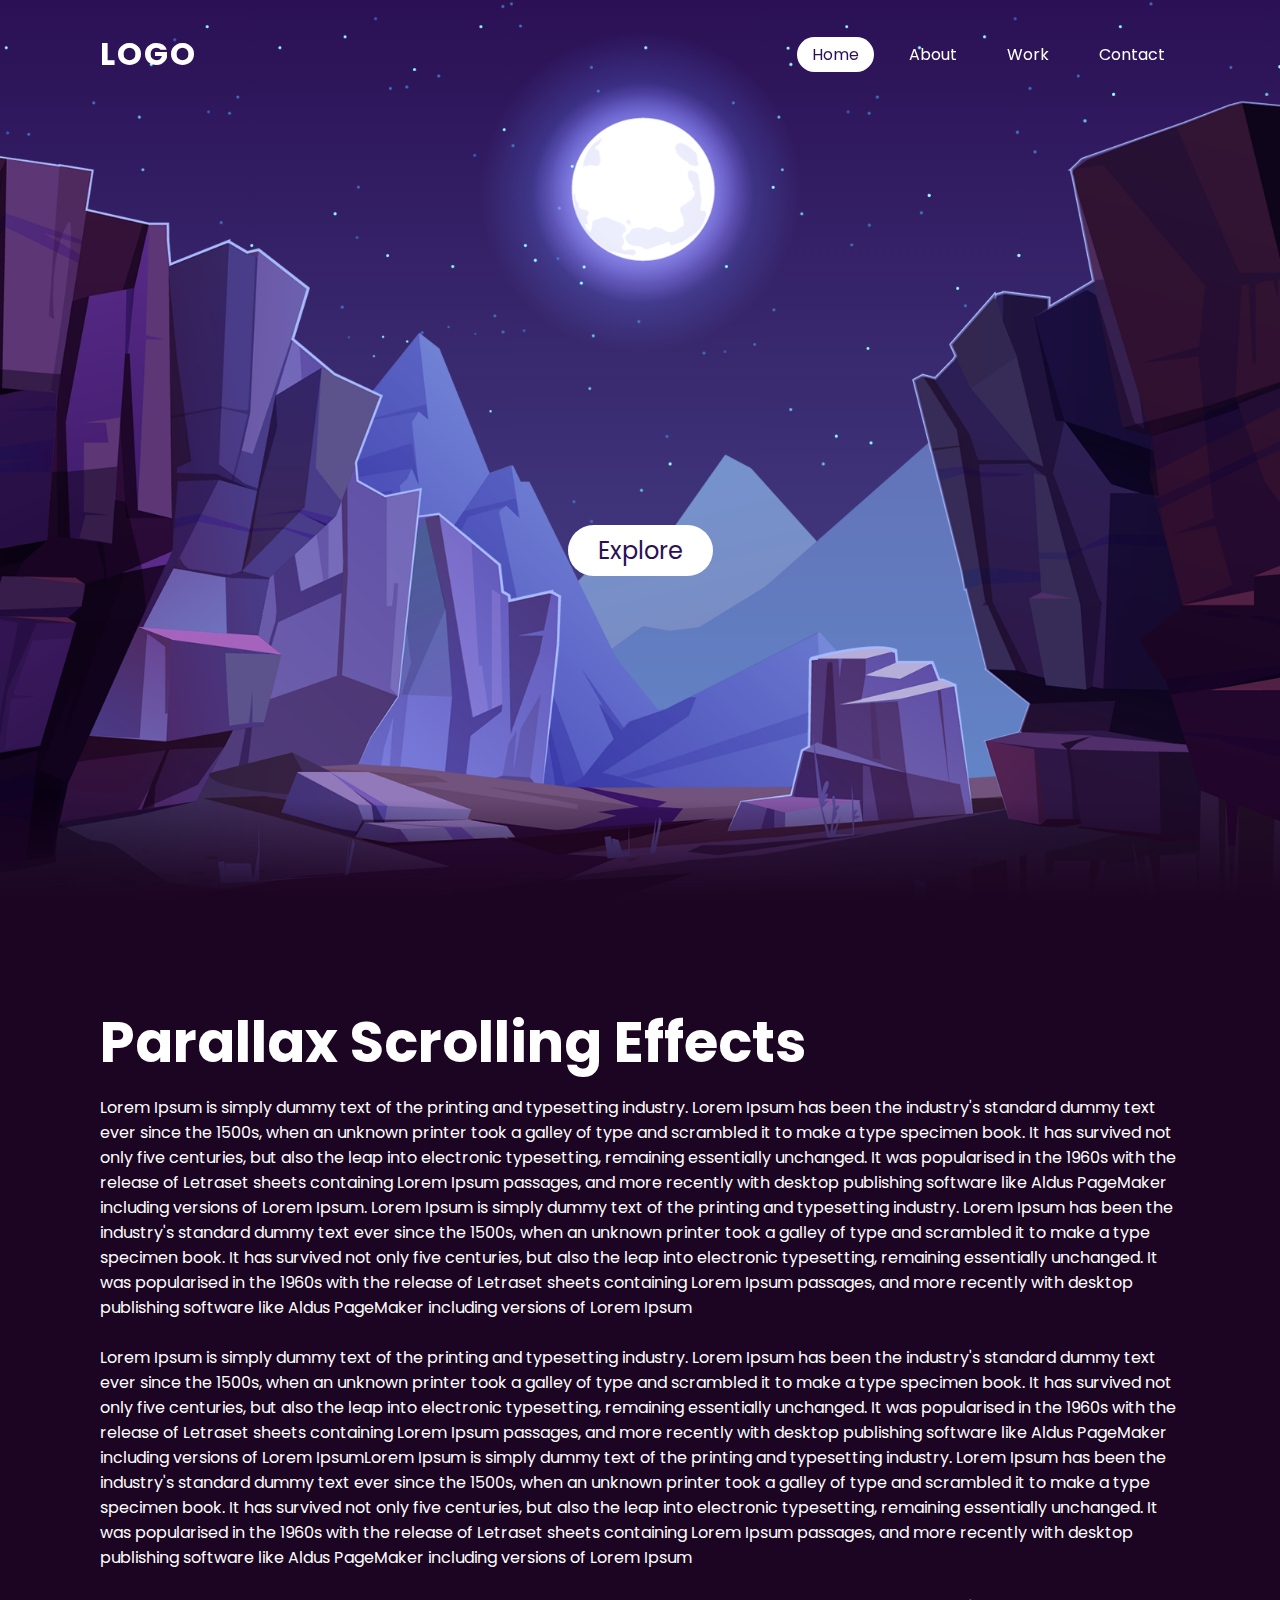
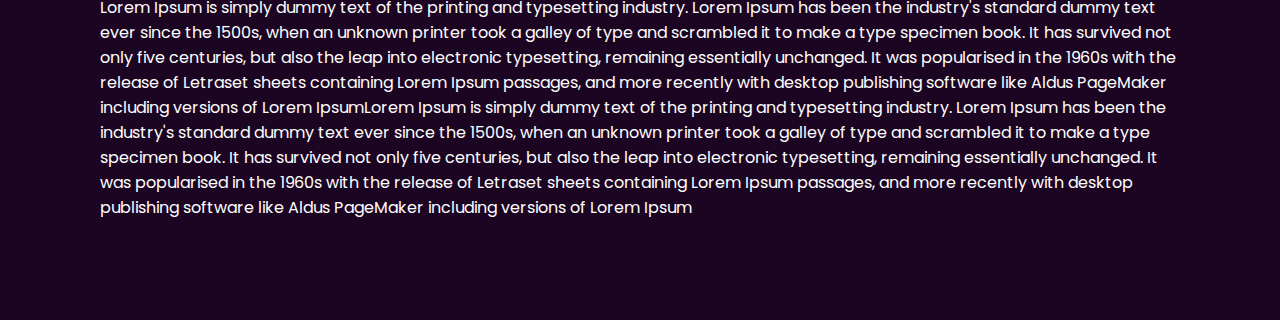
<file: 2/index.html>
<!DOCTYPE html>
<html>
    <head>
        <title>
            Parallax Scrolling Website | Vanilla Javascript
        </title>
        <link rel="stylesheet" typle="text/css" href="style.css">
    </head>
    <body>
        <header>
            <a href="#" class="logo">Logo</a>

            <ul>
                <li><a href="#" class="active">Home</a></li>
                <li><a href="#">About</a></li>
                <li><a href="#">Work</a></li>
                <li><a href="#">Contact</a></li>
            </ul>
        </header>
        <section>
            <img src="images/stars.png" id="stars">
            <img src="images/moon.png" id="moon">
            <img src="images/mountains_behind.png" id="mountains_behind">
            <h2 id="text">Moon Light</h2>
            <a href="#sec" id="btn">Explore</a>
            <img src="images/mountains_front.png" id="mountains_front">
        </section>
        <div class="sec" id="sec">
            <h2>Parallax Scrolling Effects</h2>
            <p>Lorem Ipsum is simply dummy text of the printing and typesetting industry. Lorem Ipsum has been the industry's standard dummy text ever since the 1500s, when an unknown printer took a galley of type and scrambled it to make a type specimen book. It has survived not only five centuries, but also the leap into electronic typesetting, remaining essentially unchanged. It was popularised in the 1960s with the release of Letraset sheets containing Lorem Ipsum passages, and more recently with desktop publishing software like Aldus PageMaker including versions of Lorem Ipsum. Lorem Ipsum is simply dummy text of the printing and typesetting industry. Lorem Ipsum has been the industry's standard dummy text ever since the 1500s, when an unknown printer took a galley of type and scrambled it to make a type specimen book. It has survived not only five centuries, but also the leap into electronic typesetting, remaining essentially unchanged. It was popularised in the 1960s with the release of Letraset sheets containing Lorem Ipsum passages, and more recently with desktop publishing software like Aldus PageMaker including versions of Lorem Ipsum<br><br>Lorem Ipsum is simply dummy text of the printing and typesetting industry. Lorem Ipsum has been the industry's standard dummy text ever since the 1500s, when an unknown printer took a galley of type and scrambled it to make a type specimen book. It has survived not only five centuries, but also the leap into electronic typesetting, remaining essentially unchanged. It was popularised in the 1960s with the release of Letraset sheets containing Lorem Ipsum passages, and more recently with desktop publishing software like Aldus PageMaker including versions of Lorem IpsumLorem Ipsum is simply dummy text of the printing and typesetting industry. Lorem Ipsum has been the industry's standard dummy text ever since the 1500s, when an unknown printer took a galley of type and scrambled it to make a type specimen book. It has survived not only five centuries, but also the leap into electronic typesetting, remaining essentially unchanged. It was popularised in the 1960s with the release of Letraset sheets containing Lorem Ipsum passages, and more recently with desktop publishing software like Aldus PageMaker including versions of Lorem Ipsum<br><br>Lorem Ipsum is simply dummy text of the printing and typesetting industry. Lorem Ipsum has been the industry's standard dummy text ever since the 1500s, when an unknown printer took a galley of type and scrambled it to make a type specimen book. It has survived not only five centuries, but also the leap into electronic typesetting, remaining essentially unchanged. It was popularised in the 1960s with the release of Letraset sheets containing Lorem Ipsum passages, and more recently with desktop publishing software like Aldus PageMaker including versions of Lorem IpsumLorem Ipsum is simply dummy text of the printing and typesetting industry. Lorem Ipsum has been the industry's standard dummy text ever since the 1500s, when an unknown printer took a galley of type and scrambled it to make a type specimen book. It has survived not only five centuries, but also the leap into electronic typesetting, remaining essentially unchanged. It was popularised in the 1960s with the release of Letraset sheets containing Lorem Ipsum passages, and more recently with desktop publishing software like Aldus PageMaker including versions of Lorem Ipsum</p>
        </div>

        <script>
            let stars = document.getElementById('stars');
            let moon = document.getElementById('moon');
            let mountains_behind = document.getElementById('mountains_behind');
            let text = document.getElementById('text');
            let btn = document.getElementById('btn');
            let mountains_front = document.getElementById('mountains_front');
            let header = document.querySelector('header');

            window.addEventListener('scroll', function(){
                let value = window.scrollY;
                stars.style.left = value * 0.25 + 'px';
                moon.style.top = value * 1.05 + 'px';
                mountains_behind.style.top = value * 0.5 + 'px';
                mountains_front.style.top = value * 0 + 'px';
                text.style.marginRight = value * 2.7 + 'px';
                text.style.marginTop = value * 1.5 + 'px';
                btn.style.marginTop = value * 1.5 + 'px';
                header.style.top = value * 0.5 + 'px';
            })
        </script>
    </body>
</html>
</file>
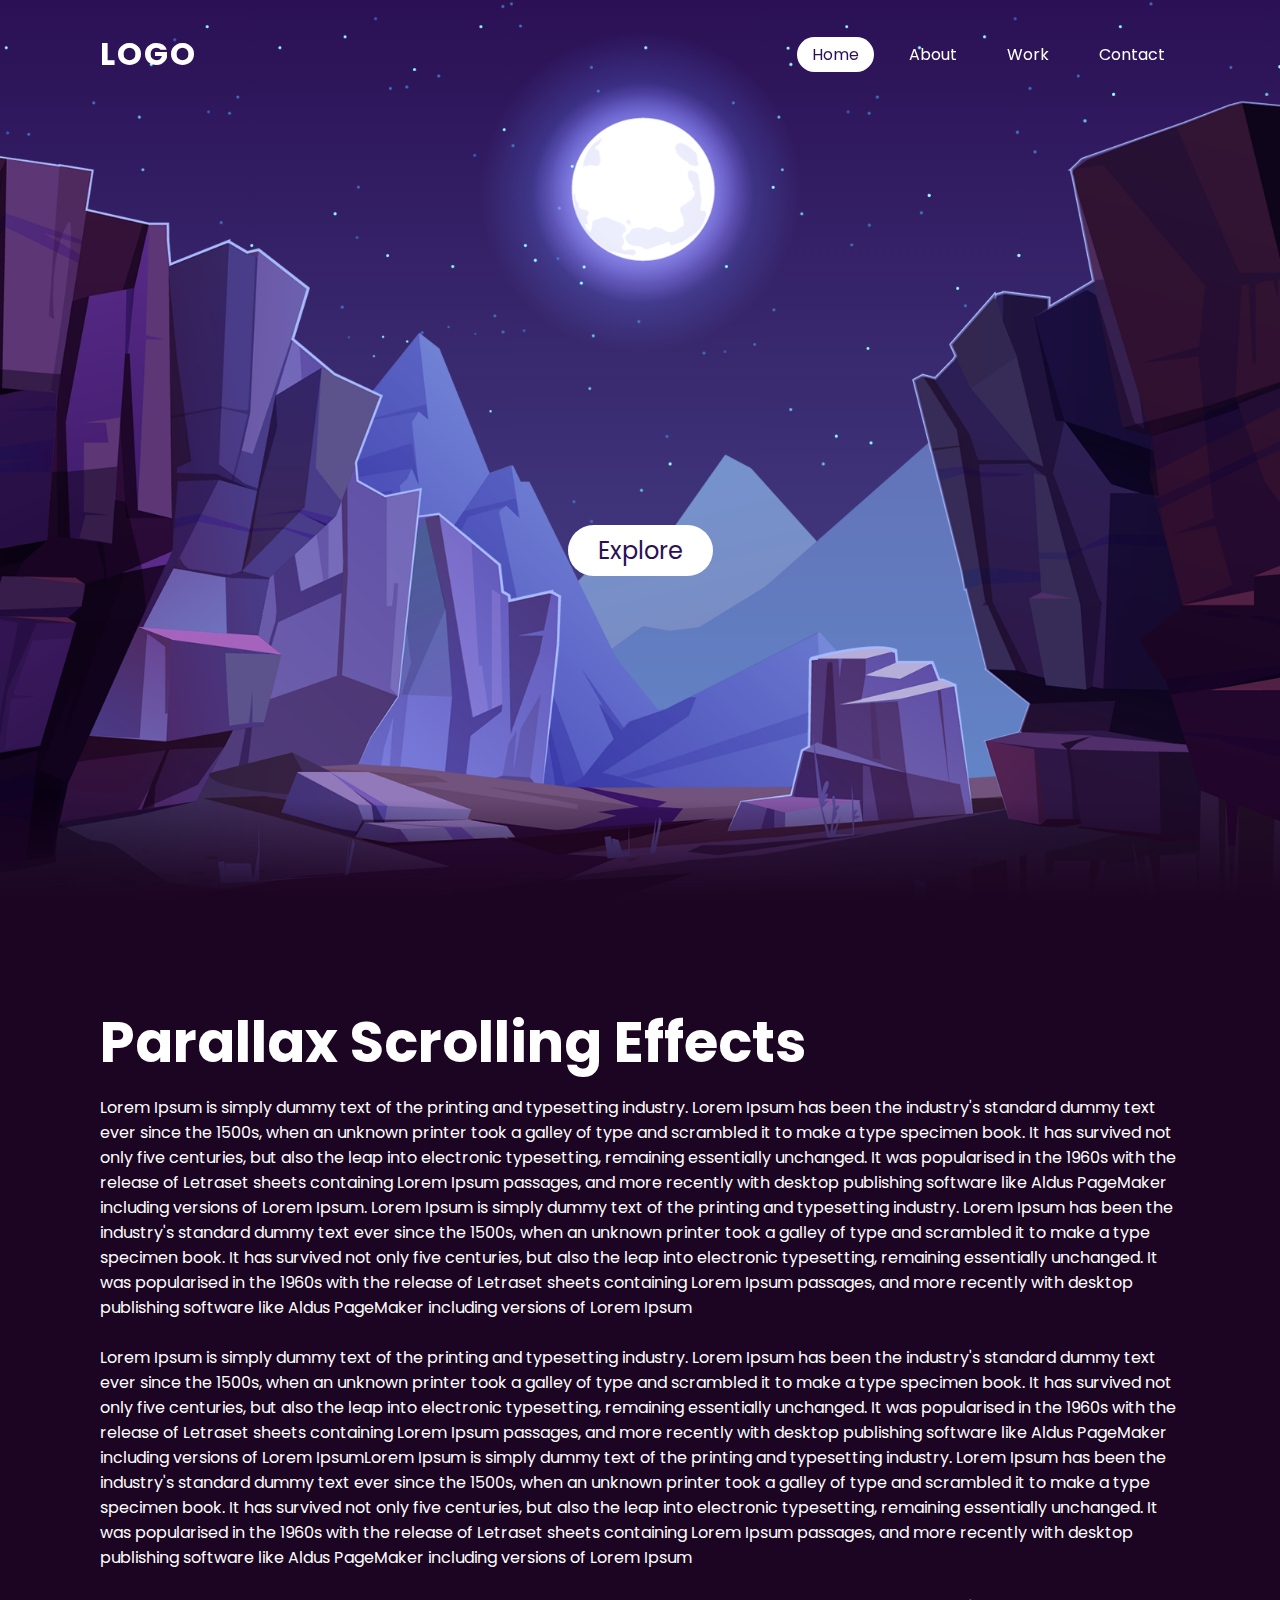
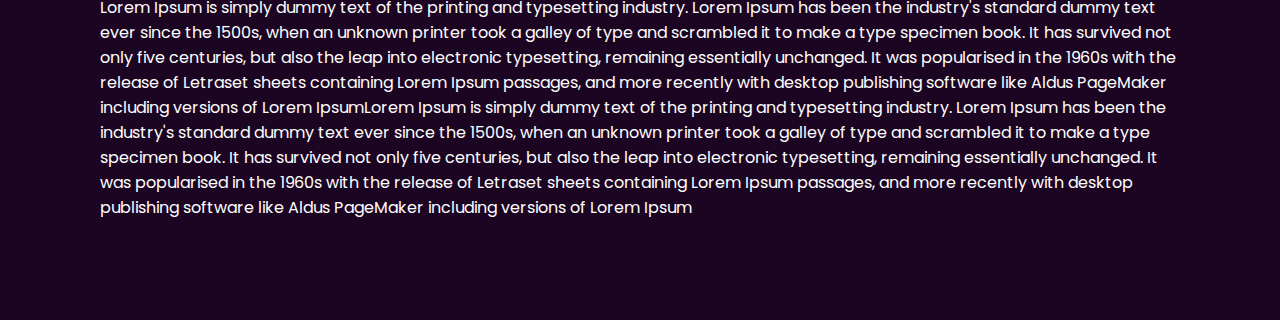
<file: ParallaxScrollingWebsite1/index.html>
<!-- Title: Parallax Scrolling Website | How to Make Website using Html CSS & Javascript
Link: https://www.youtube.com/watch?v=1wfeqDyMUx4&list=PL86MiboilioxzUkPVCjKTQU4mb0mQmeE2&index=2 -->

<!DOCTYPE html>
<html>
    <head>
        <title>
            Parallax Scrolling Website | Vanilla Javascript
        </title>
        <link rel="stylesheet" typle="text/css" href="style.css">
    </head>
    <body>
        <header>
            <a href="#" class="logo">Logo</a>

            <ul>
                <li><a href="#" class="active">Home</a></li>
                <li><a href="#">About</a></li>
                <li><a href="#">Work</a></li>
                <li><a href="#">Contact</a></li>
            </ul>
        </header>
        <section>
            <img src="images/stars.png" id="stars">
            <img src="images/moon.png" id="moon">
            <img src="images/mountains_behind.png" id="mountains_behind">
            <h2 id="text">Moon Light</h2>
            <a href="#sec" id="btn">Explore</a>
            <img src="images/mountains_front.png" id="mountains_front">
        </section>
        <div class="sec" id="sec">
            <h2>Parallax Scrolling Effects</h2>
            <p>Lorem Ipsum is simply dummy text of the printing and typesetting industry. Lorem Ipsum has been the industry's standard dummy text ever since the 1500s, when an unknown printer took a galley of type and scrambled it to make a type specimen book. It has survived not only five centuries, but also the leap into electronic typesetting, remaining essentially unchanged. It was popularised in the 1960s with the release of Letraset sheets containing Lorem Ipsum passages, and more recently with desktop publishing software like Aldus PageMaker including versions of Lorem Ipsum. Lorem Ipsum is simply dummy text of the printing and typesetting industry. Lorem Ipsum has been the industry's standard dummy text ever since the 1500s, when an unknown printer took a galley of type and scrambled it to make a type specimen book. It has survived not only five centuries, but also the leap into electronic typesetting, remaining essentially unchanged. It was popularised in the 1960s with the release of Letraset sheets containing Lorem Ipsum passages, and more recently with desktop publishing software like Aldus PageMaker including versions of Lorem Ipsum<br><br>Lorem Ipsum is simply dummy text of the printing and typesetting industry. Lorem Ipsum has been the industry's standard dummy text ever since the 1500s, when an unknown printer took a galley of type and scrambled it to make a type specimen book. It has survived not only five centuries, but also the leap into electronic typesetting, remaining essentially unchanged. It was popularised in the 1960s with the release of Letraset sheets containing Lorem Ipsum passages, and more recently with desktop publishing software like Aldus PageMaker including versions of Lorem IpsumLorem Ipsum is simply dummy text of the printing and typesetting industry. Lorem Ipsum has been the industry's standard dummy text ever since the 1500s, when an unknown printer took a galley of type and scrambled it to make a type specimen book. It has survived not only five centuries, but also the leap into electronic typesetting, remaining essentially unchanged. It was popularised in the 1960s with the release of Letraset sheets containing Lorem Ipsum passages, and more recently with desktop publishing software like Aldus PageMaker including versions of Lorem Ipsum<br><br>Lorem Ipsum is simply dummy text of the printing and typesetting industry. Lorem Ipsum has been the industry's standard dummy text ever since the 1500s, when an unknown printer took a galley of type and scrambled it to make a type specimen book. It has survived not only five centuries, but also the leap into electronic typesetting, remaining essentially unchanged. It was popularised in the 1960s with the release of Letraset sheets containing Lorem Ipsum passages, and more recently with desktop publishing software like Aldus PageMaker including versions of Lorem IpsumLorem Ipsum is simply dummy text of the printing and typesetting industry. Lorem Ipsum has been the industry's standard dummy text ever since the 1500s, when an unknown printer took a galley of type and scrambled it to make a type specimen book. It has survived not only five centuries, but also the leap into electronic typesetting, remaining essentially unchanged. It was popularised in the 1960s with the release of Letraset sheets containing Lorem Ipsum passages, and more recently with desktop publishing software like Aldus PageMaker including versions of Lorem Ipsum</p>
        </div>

        <script>
            let stars = document.getElementById('stars');
            let moon = document.getElementById('moon');
            let mountains_behind = document.getElementById('mountains_behind');
            let text = document.getElementById('text');
            let btn = document.getElementById('btn');
            let mountains_front = document.getElementById('mountains_front');
            let header = document.querySelector('header');

            window.addEventListener('scroll', function(){
                let value = window.scrollY;
                stars.style.left = value * 0.25 + 'px';
                moon.style.top = value * 1.05 + 'px';
                mountains_behind.style.top = value * 0.5 + 'px';
                mountains_front.style.top = value * 0 + 'px';
                text.style.marginRight = value * 2.7 + 'px';
                text.style.marginTop = value * 1.5 + 'px';
                btn.style.marginTop = value * 1.5 + 'px';
                header.style.top = value * 0.5 + 'px';
            })
        </script>
    </body>
</html>
</file>
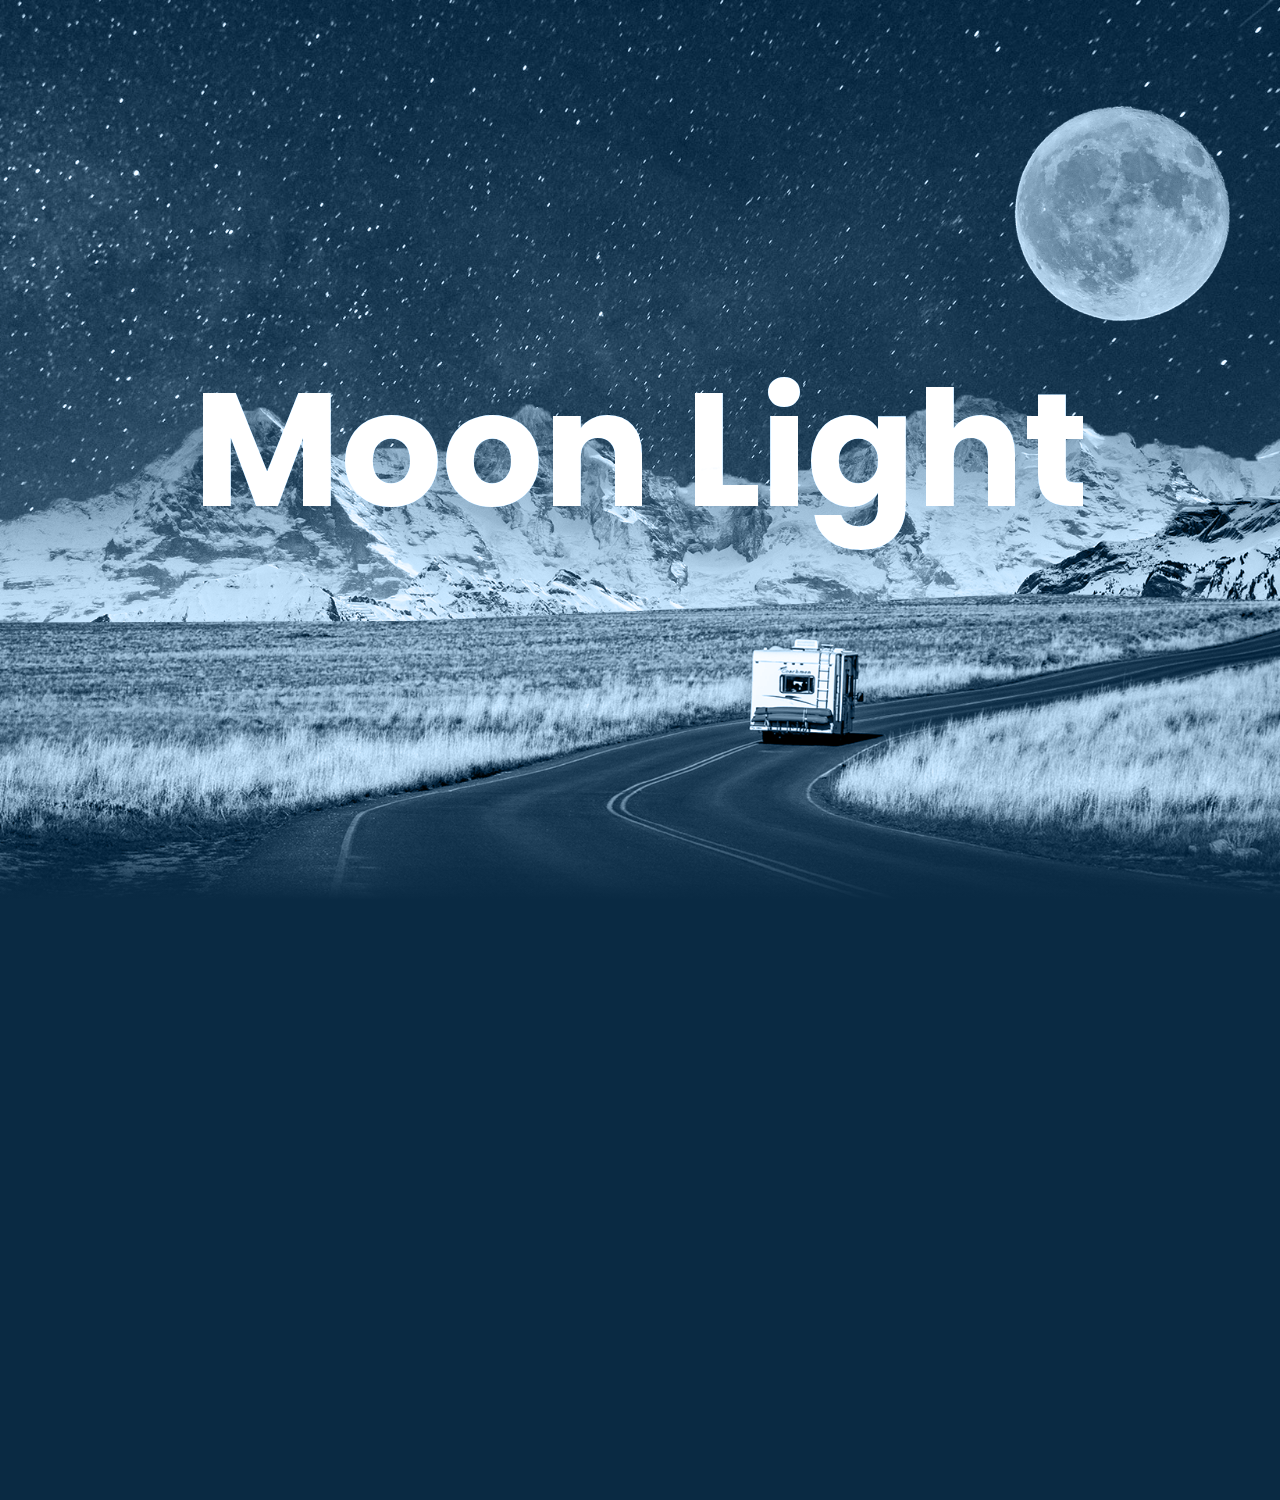
<file: ParallaxScrollingWebsite2/index.html>
<!-- Title: Simple Parallax Scrolling Effect with CSS & Vanilla Javascript
Link: https://www.youtube.com/watch?v=TawH-AqHTXc&list=PL86MiboilioxzUkPVCjKTQU4mb0mQmeE2&index=3 -->

<!DOCTYPE html>
<html>
    <head>
        <title>Moon Light Parallax Effects | Vanilla Java]</title>
        <link rel="stylesheet" typle="text/css" href="style.css">
    </head>

    <body>
        <section>
            <img src="images/bg.jpg" id="bg">
            <img src="images/moon.png" id="moon">
            <img src="images/mountain.png" id="mountain">
            <img src="images/road.png" id="road">
            <h2 id="text">Moon Light</h2>

        </section>

        <script type="text/javascript">
            let bg = document.getElementById('bg');
            let moon = document.getElementById('moon');
            let mountain = document.getElementById('mountain');
            let road = document.getElementById('road');
            let text = document.getElementById('text');

            window.addEventListener('scroll', function(){
                var value = window.scrollY;

                bg.style.top = value * 0.5 + 'px';
                moon.style.top = -value * 0.5 + 'px';
                mountain.style.top = -value * 0.15 + 'px';
                road.style.top = value * 0.5 + 'px';
                text.style.top = value * 1 + 'px';
            })


        </script>
    </body>
</html>
</file>
<file: 2/style.css>
@import url('https://fonts.googleapis.com/css?family=Poppins:300,400,500,600,700,800,900&display=swap');
*
{
    margin: 0;
    padding: 0;
    box-sizing: border-box;
    font-family: 'Poppins', sans-serif;
    scroll-behavior: smooth;
}

body{
    min-height: 100vh;
    overflow-x: hidden;
    background: linear-gradient(#2b1055,#7595de);
}

header{
    position: absolute;
    top:0;
    left:0;
    width: 100%;
    padding: 30px 100px;
    display: flex;
    justify-content: space-between;
    align-items: center;
    z-index: 10000;
}

header .logo{
    color: #fff;
    font-weight: 700;
    text-decoration: none;
    font-size: 2em;
    text-transform: uppercase;
    letter-spacing: 2px
}

header ul{
    display: flex;
    justify-content: center;
    align-items: center;
}

header ul li{
    list-style: none;
    margin-left: 20px;
}
header ul li a{
    text-decoration: none;
    padding: 6px 15px;
    color: #fff;
    border-radius: 20px;
}

header ul li a:hover,
header ul li a.active 
{
    background: #fff;
    color: #2b1055;
}

section{
    position: relative;
    width: 100%;
    height: 100vh;
    padding: 100px;
    display: flex;
    justify-content: center;
    align-items: center;
    overflow: hidden;

}
section::before{
    content: '';
    position: absolute;
    bottom: 0;
    width: 100%;
    height: 100px;
    background: linear-gradient(to top, #1c0522, transparent);
    z-index: 1000;
}
section img{
    position: absolute;
    top: 0;
    left: 0;
    width: 100%;
    height: 100%;
    object-fit: cover;
    pointer-events: none;
}
section img#moon{
    mix-blend-mode: screen;
}
section img#mountains_front{
    z-index: 10;
}
#text{
    position: absolute;
    right: -250px;
    color: #fff;
    white-space: nowrap; 
    font-size: 7.5vw;
    z-index: 9;
}
#btn{
    display: inline-block;
    text-decoration: none;
    padding: 8px 30px;
    border-radius: 40px;
    background: #fff;
    color: #2b1055;
    font-size: 1.5em;
    z-index: 9; 
    transform: translateY(100px);
}
.sec{
    position: relative;
    padding: 100px;
    background: #1c0522;
}
.sec h2{
    font-size: 3.5em;
    margin-bottom: 10px;
    color: #fff;
}
.sec p{
    font-size: 1em;
    color: #fff;
}
</file>
<file: ParallaxScrollingWebsite1/style.css>
@import url('https://fonts.googleapis.com/css?family=Poppins:300,400,500,600,700,800,900&display=swap');
*
{
    margin: 0;
    padding: 0;
    box-sizing: border-box;
    font-family: 'Poppins', sans-serif;
    scroll-behavior: smooth;
}

@media only screen and (max-width: 760px){
    /* mobile layout */
    
}

body{
    min-height: 100vh;
    overflow-x: hidden;
    background: linear-gradient(#2b1055,#7595de);
}

header{
    position: absolute;
    top:0;
    left:0;
    width: 100%;
    padding: 30px 100px;
    display: flex;
    justify-content: space-between;
    align-items: center;
    z-index: 10000;
}

header .logo{
    color: #fff;
    font-weight: 700;
    text-decoration: none;
    font-size: 2em;
    text-transform: uppercase;
    letter-spacing: 2px
}

header ul{
    display: flex;
    justify-content: center;
    align-items: center;
}

header ul li{
    list-style: none;
    margin-left: 20px;
}
header ul li a{
    text-decoration: none;
    padding: 6px 15px;
    color: #fff;
    border-radius: 20px;
}

header ul li a:hover,
header ul li a.active 
{
    background: #fff;
    color: #2b1055;
}

section{
    position: relative;
    width: 100%;
    height: 100vh;
    padding: 100px;
    display: flex;
    justify-content: center;
    align-items: center;
    overflow: hidden;

}
section::before{
    content: '';
    position: absolute;
    bottom: 0;
    width: 100%;
    height: 100px;
    background: linear-gradient(to top, #1c0522, transparent);
    z-index: 1000;
}
section img{
    position: absolute;
    top: 0;
    left: 0;
    width: 100%;
    height: 100%;
    object-fit: cover;
    pointer-events: none;
}
section img#moon{
    mix-blend-mode: screen;
}
section img#mountains_front{
    z-index: 10;
}
#text{
    position: absolute;
    right: -250px;
    color: #fff;
    white-space: nowrap; 
    font-size: 7.5vw;
    z-index: 9;
}
#btn{
    display: inline-block;
    text-decoration: none;
    padding: 8px 30px;
    border-radius: 40px;
    background: #fff;
    color: #2b1055;
    font-size: 1.5em;
    z-index: 9; 
    transform: translateY(100px);
}
.sec{
    position: relative;
    padding: 100px;
    background: #1c0522;
}
.sec h2{
    font-size: 3.5em;
    margin-bottom: 10px;
    color: #fff;
}
.sec p{
    font-size: 1em;
    color: #fff;
}
</file>
<file: ParallaxScrollingWebsite2/style.css>
@import url('https://fonts.googleapis.com/css?family=Poppins:300,400,500,600,700,800,900&display=swap');
*
{
    margin: 0;
    padding: 0;
    font-family: 'Poppins', sans-serif;
}

body{
    background: #0a2a43;
    min-height: 1500px;
}
section{
    position: relative;
    width: 100%;
    height: 100vh;
    overflow: hidden;
    display: flex;
    justify-content: center;
    align-items: center;
}

section:before{
    content: '';
    position: absolute;
    bottom: 0;
    width: 100%;
    height: 100px;
    background: linear-gradient(to top, #0a2a43, transparent);
    z-index: 10000;
}
section:after{
    content: '';
    position: absolute;
    top: 0;
    left: 0;
    width: 100%;
    height: 100%;
    background: #0a2a43;
    z-index: 10000;
    mix-blend-mode: color;
}

section img{
    position: absolute;
    top: 0;
    left: 0;
    width: 100%;
    height: 100%;
    object-fit: cover;
    pointer-events: none;
    
}

#text{
    position: relative;
    color: #fff;
    font-size: 10em;
    z-index: 1;
}

#road{
    z-index:  2;
}
</file>
